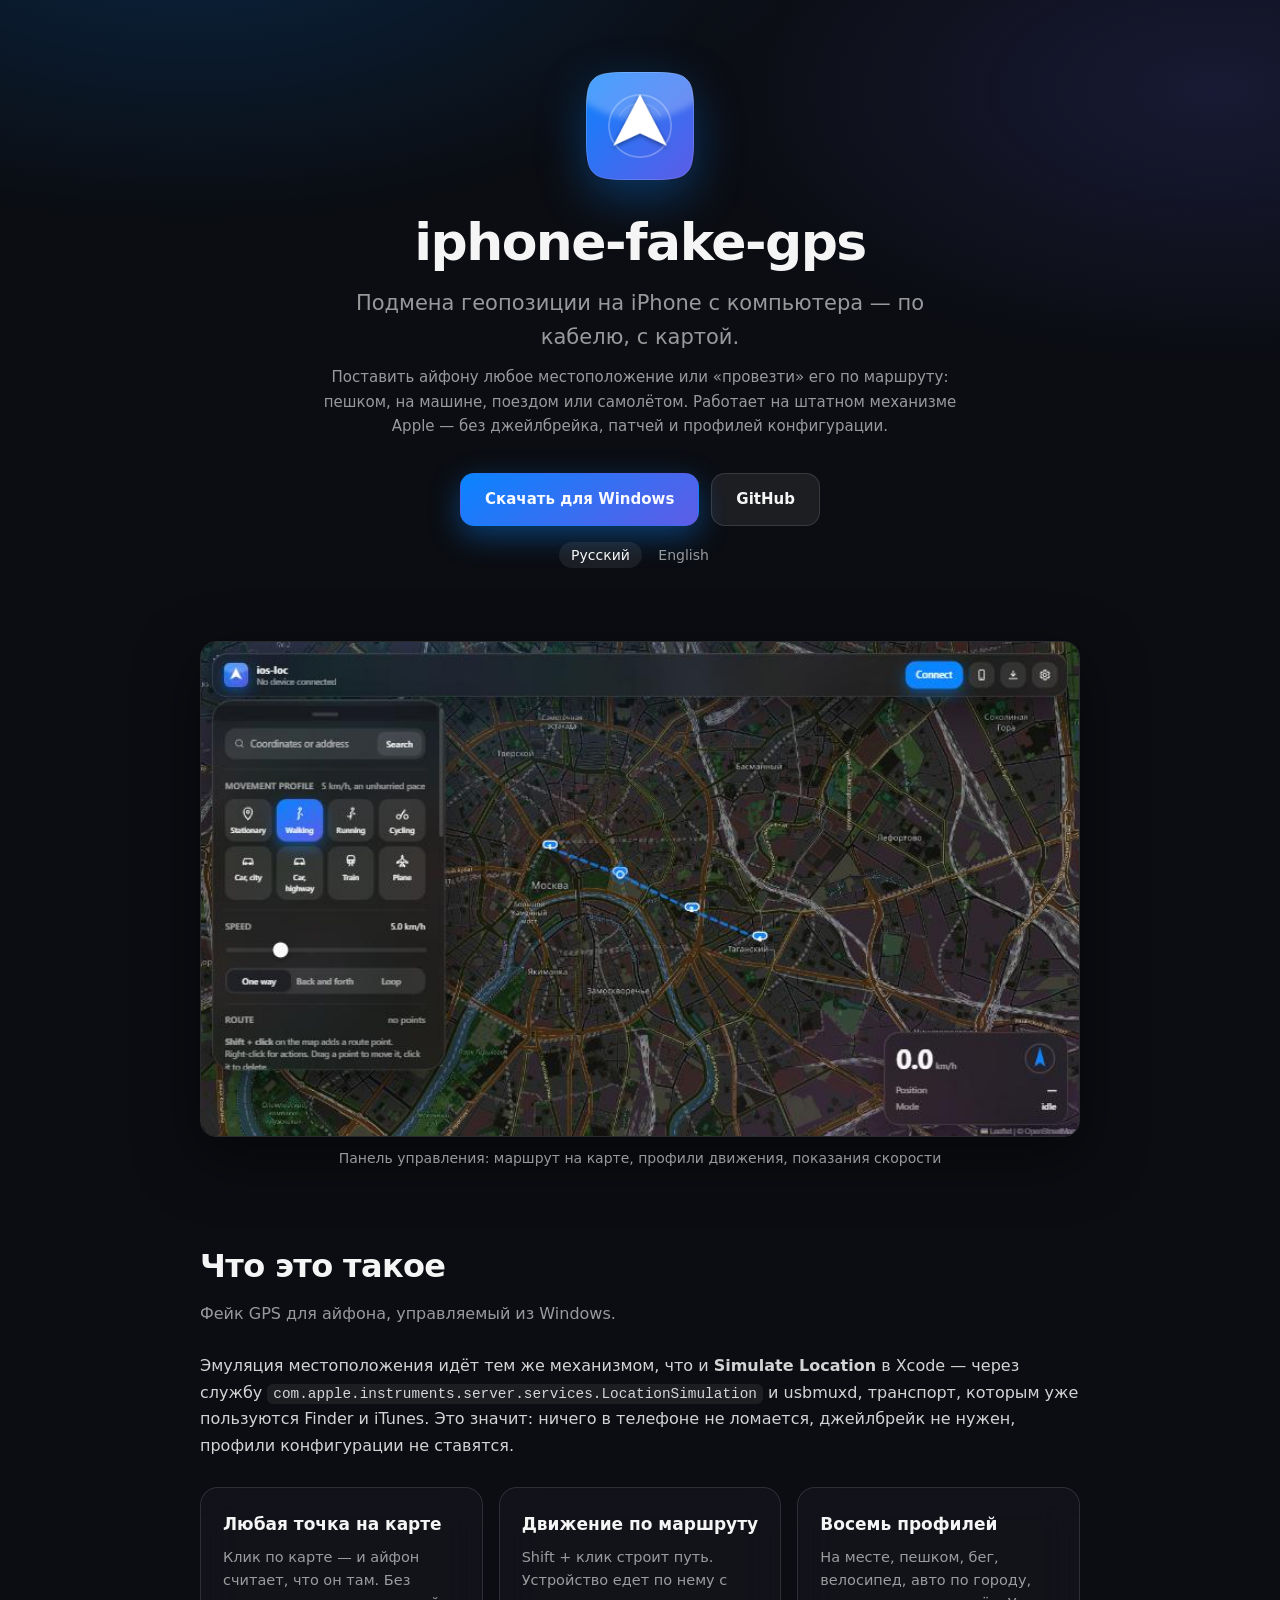
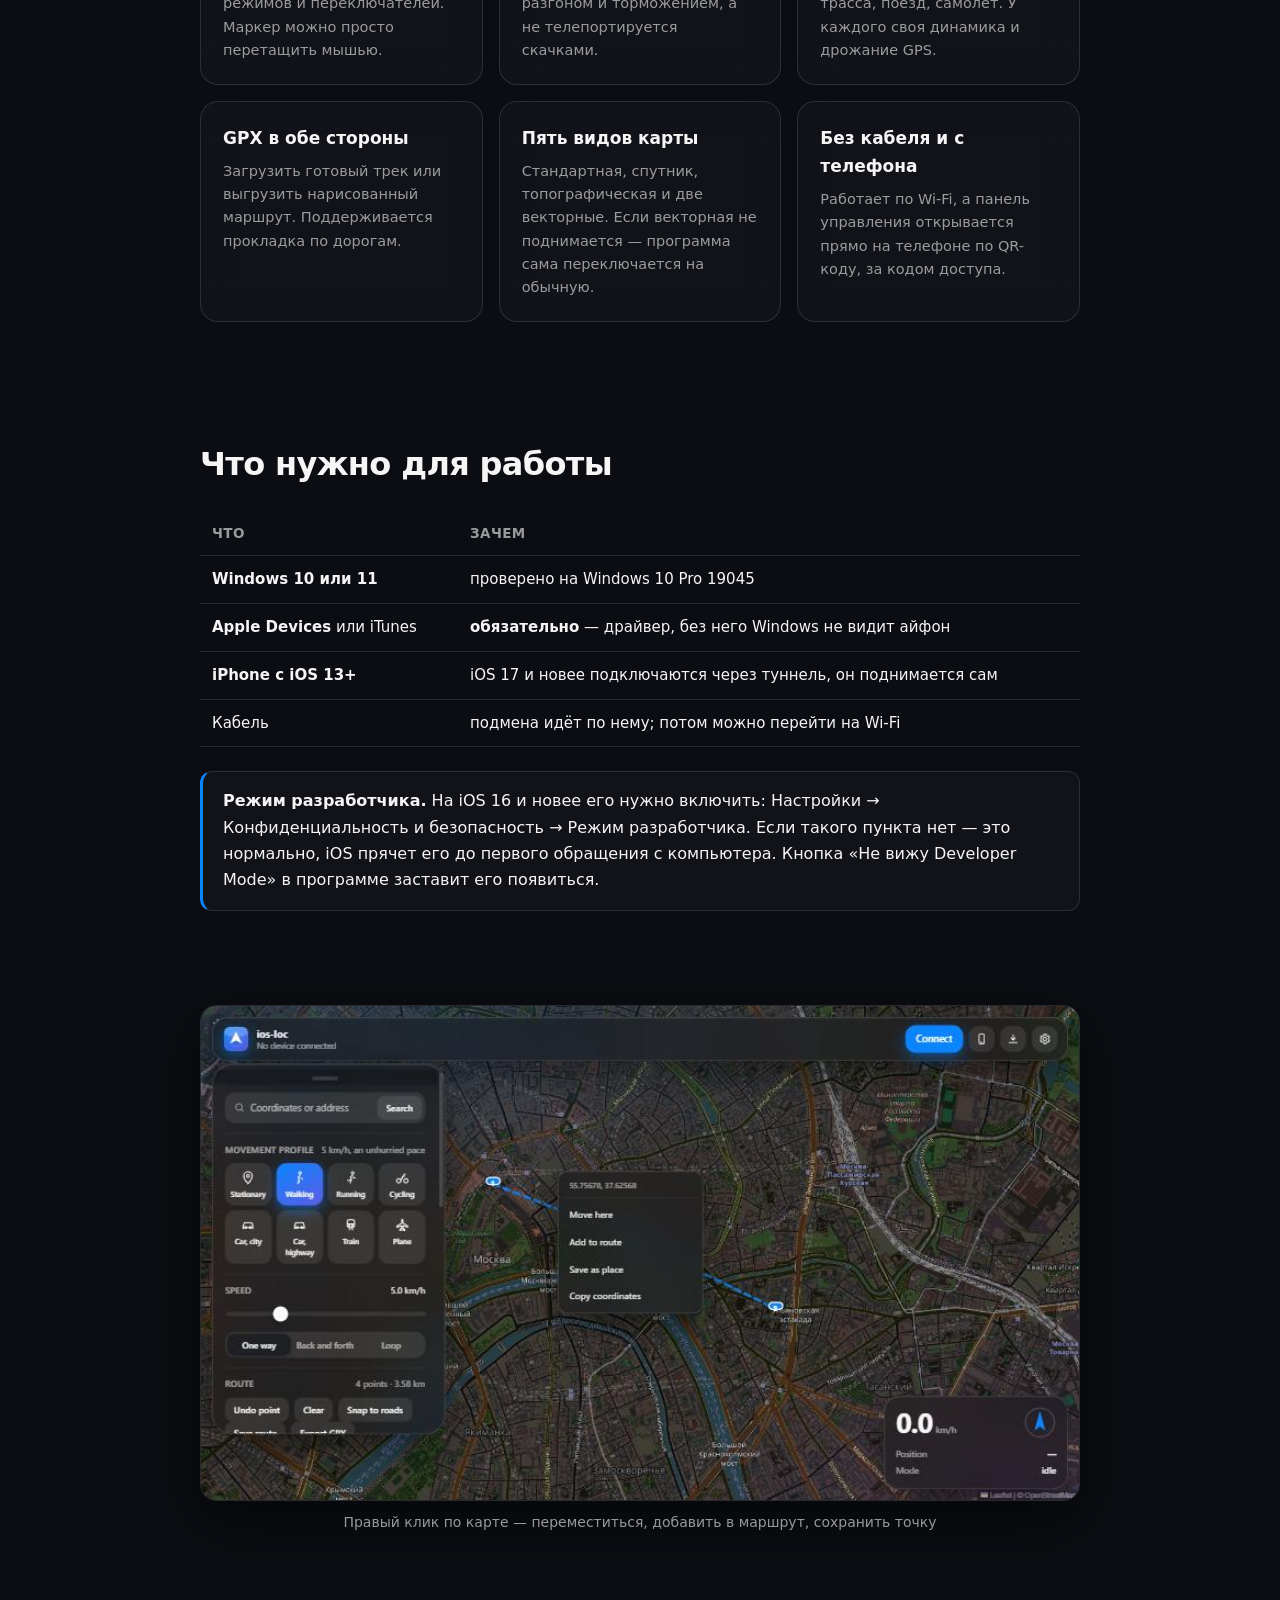
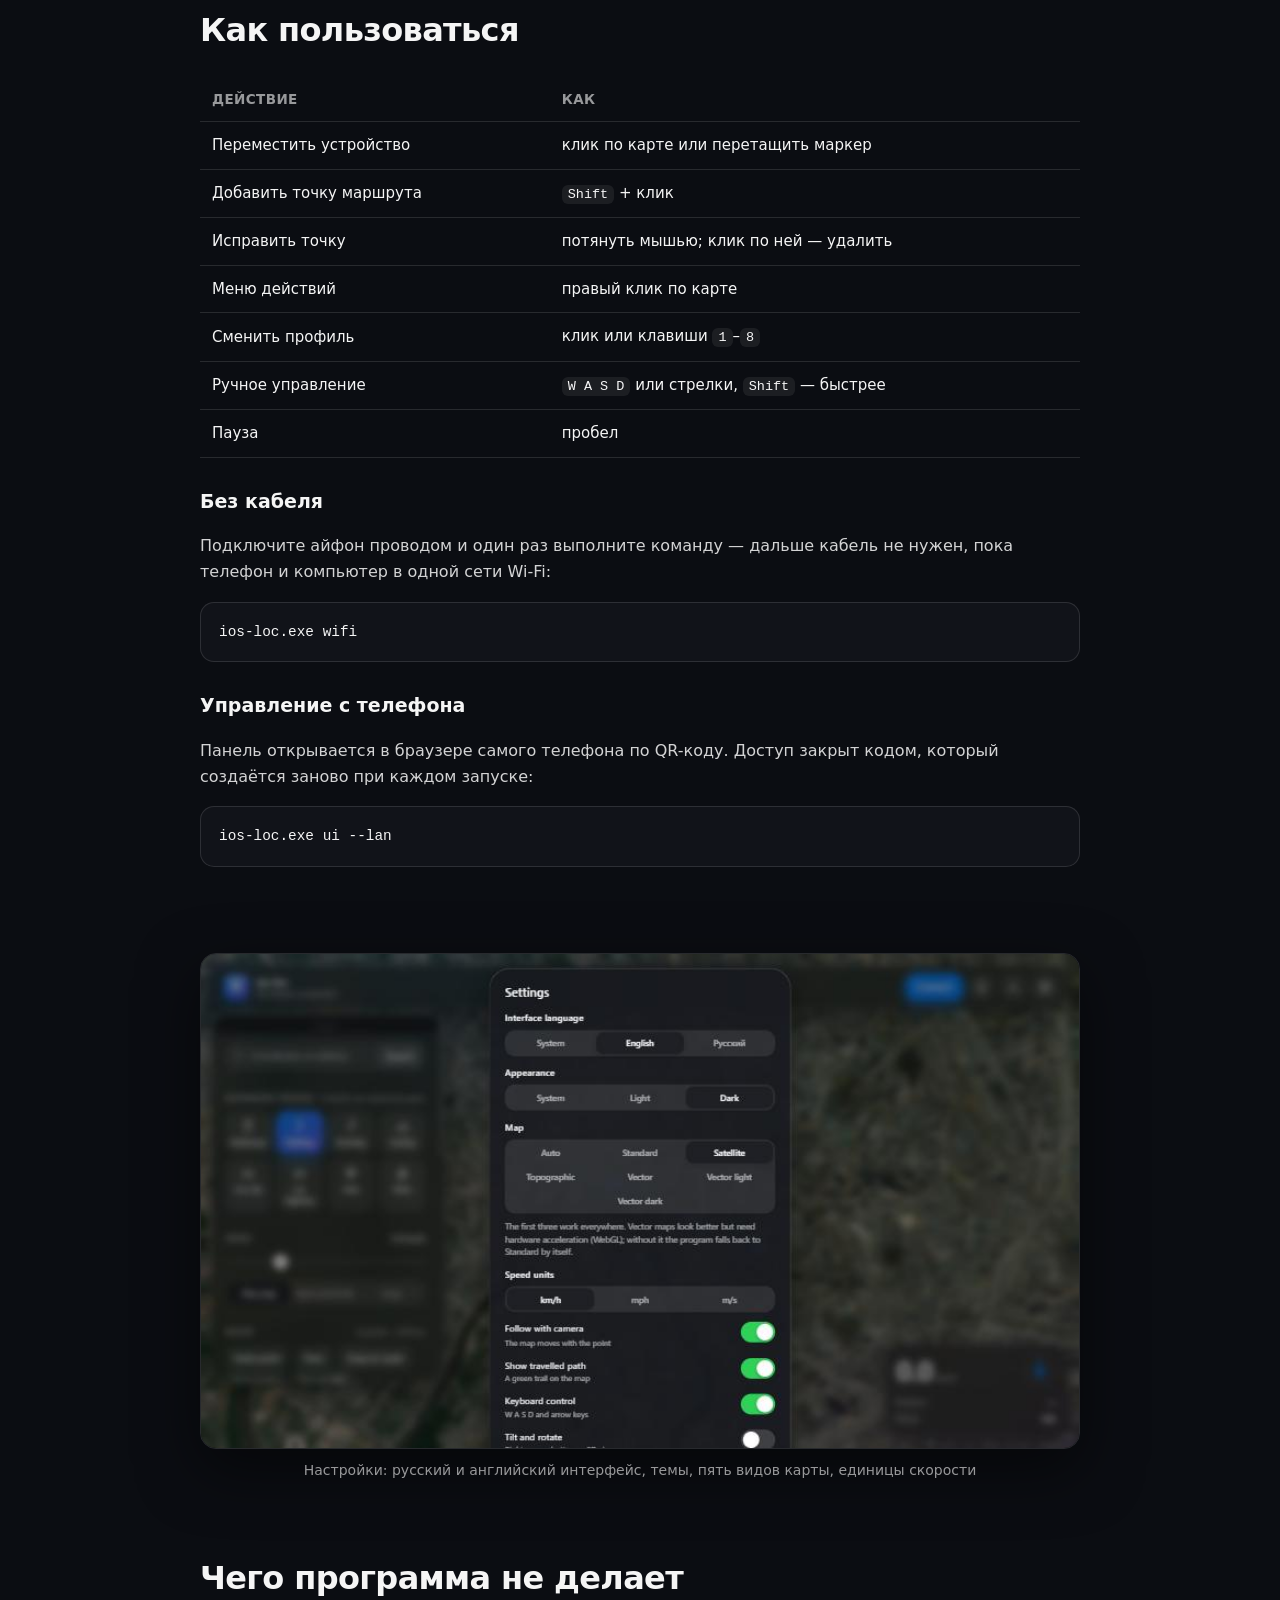
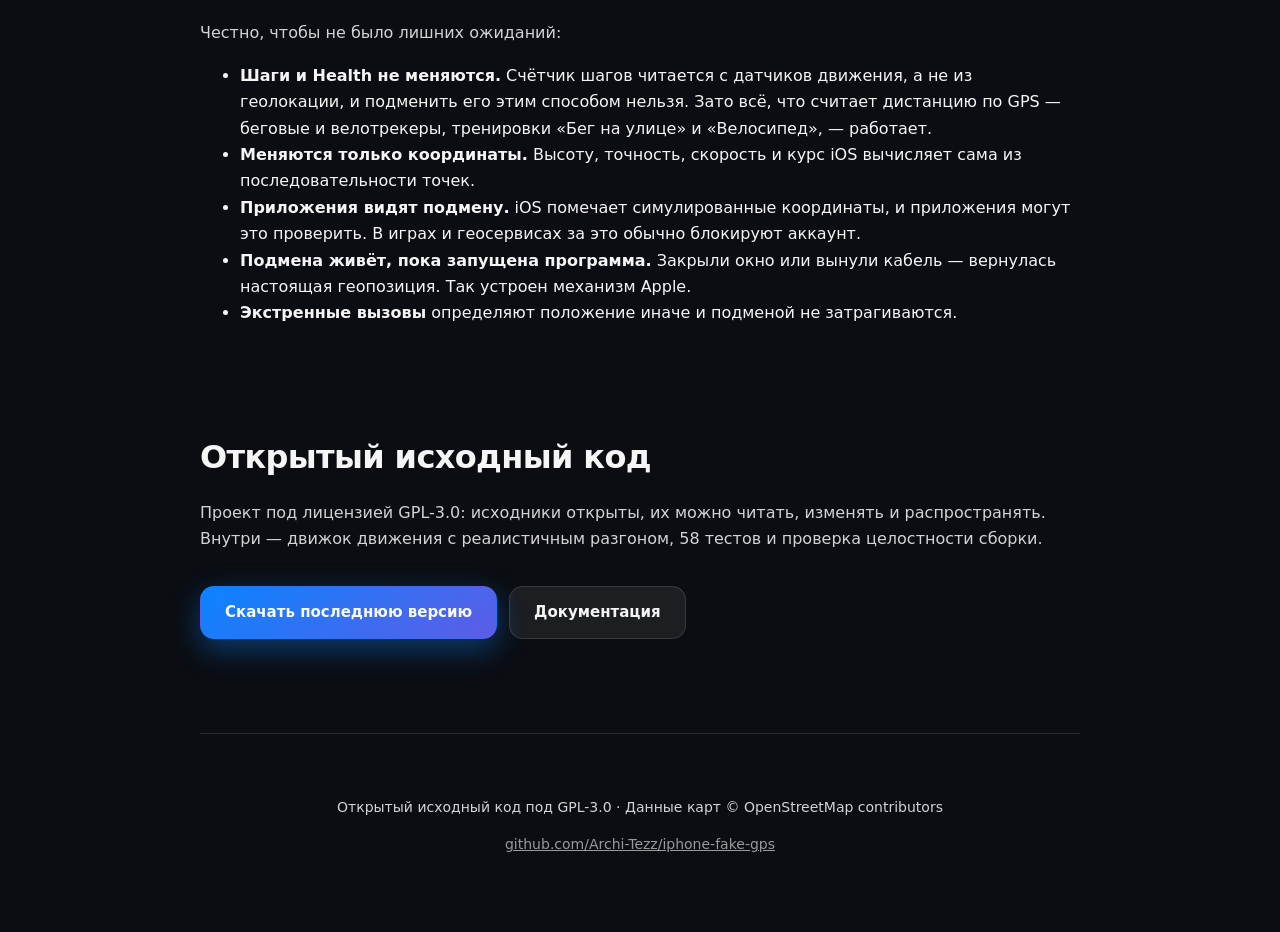
<file: docs/index.html>
<!doctype html>
<html lang="ru">
<head>
<meta charset="utf-8">
<meta name="viewport" content="width=device-width, initial-scale=1">

<title>Fake GPS для iPhone — подмена геопозиции с компьютера по USB | iphone-fake-gps</title>
<meta name="description" content="Программа для подмены геопозиции на iPhone с компьютера на Windows. Поставить айфону любое местоположение, проехать по маршруту пешком, на машине или самолёте. Работает через штатный механизм Apple, без джейлбрейка. Открытый исходный код.">
<meta name="keywords" content="подмена геопозиции iphone, фейк gps айфон, fake gps iphone, эмуляция местоположения, смена геолокации, изменить местоположение iphone, location spoofing, simulate location, подмена гпс, виртуальное местоположение">

<link rel="canonical" href="https://archi-tezz.github.io/iphone-fake-gps/">
<link rel="alternate" hreflang="ru" href="https://archi-tezz.github.io/iphone-fake-gps/">
<link rel="alternate" hreflang="en" href="https://archi-tezz.github.io/iphone-fake-gps/?lang=en">
<link rel="alternate" hreflang="x-default" href="https://archi-tezz.github.io/iphone-fake-gps/">

<meta property="og:type" content="website">
<meta property="og:site_name" content="iphone-fake-gps">
<meta property="og:title" content="Fake GPS для iPhone — подмена геопозиции с компьютера">
<meta property="og:description" content="Поставить айфону любое местоположение или проехать по маршруту: пешком, на машине, поездом, самолётом. Через штатный механизм Apple, без джейлбрейка.">
<meta property="og:url" content="https://archi-tezz.github.io/iphone-fake-gps/">
<meta property="og:image" content="https://archi-tezz.github.io/iphone-fake-gps/screenshots/panel-dark.jpg">
<meta property="og:image:width" content="800">
<meta property="og:image:height" content="450">
<meta property="og:locale" content="ru_RU">
<meta property="og:locale:alternate" content="en_US">
<meta name="twitter:card" content="summary_large_image">

<link rel="icon" href="icon.png" type="image/png">
<link rel="apple-touch-icon" href="icon.png">
<meta name="theme-color" content="#0a84ff">

<script type="application/ld+json">
{
  "@context": "https://schema.org",
  "@type": "SoftwareApplication",
  "name": "iphone-fake-gps",
  "alternateName": "ios-loc",
  "description": "Подмена геопозиции на iPhone с компьютера по USB: любое местоположение, маршруты с реалистичной скоростью, профили движения. Работает через штатный механизм Apple.",
  "applicationCategory": "DeveloperApplication",
  "operatingSystem": "Windows 10, Windows 11",
  "softwareVersion": "1.4.0",
  "license": "https://www.gnu.org/licenses/gpl-3.0.html",
  "downloadUrl": "https://github.com/Archi-Tezz/iphone-fake-gps/releases",
  "codeRepository": "https://github.com/Archi-Tezz/iphone-fake-gps",
  "programmingLanguage": "Python",
  "offers": { "@type": "Offer", "price": "0", "priceCurrency": "USD" },
  "featureList": [
    "Подмена геопозиции на iPhone по USB",
    "Движение по маршруту с профилями: пешком, авто, поезд, самолёт",
    "Импорт и экспорт GPX",
    "Пять видов карты",
    "Работа по Wi-Fi без кабеля",
    "Управление с телефона"
  ]
}
</script>

<style>
:root {
  color-scheme: dark;
  --accent: #0a84ff;
  --indigo: #5e5ce6;
  --text: rgba(255,255,255,.96);
  --dim: rgba(255,255,255,.58);
  --glass: rgba(22,24,30,.6);
  --line: rgba(255,255,255,.12);
  --fill: rgba(255,255,255,.07);
  --ease: cubic-bezier(.32,.72,0,1);
}
* { box-sizing: border-box; }
body {
  margin: 0;
  font: 16px/1.65 -apple-system, "SF Pro Text", "Segoe UI", system-ui, sans-serif;
  color: var(--text);
  background: #0b0d12;
  -webkit-font-smoothing: antialiased;
}
body::before {
  content: "";
  position: fixed; inset: 0; z-index: -1;
  background:
    radial-gradient(70% 50% at 15% -10%, rgba(10,132,255,.20), transparent 70%),
    radial-gradient(60% 45% at 95% 10%, rgba(94,92,230,.16), transparent 70%);
}
.wrap { max-width: 920px; margin: 0 auto; padding: 0 20px; }

header { padding: 72px 0 48px; text-align: center; }
header img.logo { width: 108px; height: 108px; border-radius: 24px; box-shadow: 0 16px 48px rgba(10,132,255,.35); }
h1 { font-size: clamp(34px, 6vw, 52px); line-height: 1.1; letter-spacing: -.03em; margin: 26px 0 14px; }
.tagline { font-size: clamp(17px, 2.4vw, 21px); color: var(--dim); margin: 0 auto 10px; max-width: 620px; }
.sub { color: var(--dim); font-size: 15px; max-width: 640px; margin: 0 auto; }

.cta { display: flex; gap: 12px; justify-content: center; flex-wrap: wrap; margin: 34px 0 10px; }
.btn {
  display: inline-flex; align-items: center; gap: 9px;
  padding: 13px 24px; border-radius: 14px;
  font-weight: 600; font-size: 15px; text-decoration: none;
  color: var(--text); background: var(--fill); border: 1px solid var(--line);
  transition: transform .2s var(--ease), background .2s var(--ease);
}
.btn:hover { background: rgba(255,255,255,.13); transform: translateY(-1px); }
.btn.primary {
  background: linear-gradient(145deg, var(--accent), var(--indigo));
  border-color: transparent; box-shadow: 0 10px 30px rgba(10,132,255,.4);
}
.lang { text-align: center; margin-top: 18px; font-size: 14px; }
.lang a { color: var(--dim); text-decoration: none; padding: 5px 12px; border-radius: 100px; }
.lang a.on { background: var(--fill); color: var(--text); }

section { padding: 44px 0; }
h2 { font-size: clamp(24px, 3.4vw, 32px); letter-spacing: -.02em; margin: 0 0 8px; }
h3 { font-size: 19px; margin: 28px 0 8px; }
p { color: rgba(255,255,255,.82); }
.lead { color: var(--dim); margin: 0 0 26px; }

figure { margin: 26px 0; }
figure img {
  width: 100%; border-radius: 16px; display: block;
  border: 1px solid var(--line); box-shadow: 0 20px 60px rgba(0,0,0,.5);
}
figcaption { color: var(--dim); font-size: 14px; margin-top: 10px; text-align: center; }

.grid { display: grid; grid-template-columns: repeat(auto-fit, minmax(250px, 1fr)); gap: 16px; margin: 28px 0; }
.card { background: var(--glass); border: 1px solid var(--line); border-radius: 18px; padding: 22px; backdrop-filter: blur(20px); }
.card h3 { margin: 0 0 8px; font-size: 17px; }
.card p { margin: 0; font-size: 14.5px; color: var(--dim); line-height: 1.6; }

table { width: 100%; border-collapse: collapse; margin: 20px 0; font-size: 15px; }
th, td { text-align: left; padding: 11px 12px; border-bottom: 1px solid var(--line); }
th { color: var(--dim); font-weight: 600; font-size: 13.5px; text-transform: uppercase; letter-spacing: .03em; }

code {
  font-family: ui-monospace, "SF Mono", Consolas, monospace; font-size: .9em;
  background: var(--fill); padding: 2px 6px; border-radius: 6px;
}
pre { background: var(--glass); border: 1px solid var(--line); border-radius: 14px; padding: 16px 18px; overflow-x: auto; }
pre code { background: none; padding: 0; }

.note { background: var(--glass); border: 1px solid var(--line); border-left: 3px solid var(--accent); border-radius: 12px; padding: 16px 20px; margin: 24px 0; }
.note strong { color: var(--text); }

footer { padding: 48px 0 64px; text-align: center; color: var(--dim); font-size: 14px; border-top: 1px solid var(--line); margin-top: 40px; }
footer a { color: var(--dim); }

[data-lang] { display: none; }
[data-lang].on { display: block; }
span[data-lang].on { display: inline; }

@media (max-width: 640px) { header { padding: 48px 0 32px; } section { padding: 32px 0; } }
</style>
</head>
<body>

<div class="wrap">

<header>
  <img class="logo" src="icon.png" alt="iphone-fake-gps">
  <h1>iphone-fake-gps</h1>

  <div data-lang="ru" class="on">
    <p class="tagline">Подмена геопозиции на iPhone с компьютера — по кабелю, с картой.</p>
    <p class="sub">Поставить айфону любое местоположение или «провезти» его по маршруту:
      пешком, на машине, поездом или самолётом. Работает на штатном механизме Apple —
      без джейлбрейка, патчей и профилей конфигурации.</p>
  </div>

  <div data-lang="en">
    <p class="tagline">Fake GPS for iPhone, driven from Windows over the cable.</p>
    <p class="sub">Set any location, or travel a route at a believable pace. Built on
      Apple's own developer services — no jailbreak, no patching, no configuration profiles.</p>
  </div>

  <div class="cta">
    <a class="btn primary" href="https://github.com/Archi-Tezz/iphone-fake-gps/releases">
      <span data-lang="ru" class="on">Скачать для Windows</span>
      <span data-lang="en">Download for Windows</span>
    </a>
    <a class="btn" href="https://github.com/Archi-Tezz/iphone-fake-gps">GitHub</a>
  </div>

  <div class="lang">
    <a href="?lang=ru" id="lang-ru" class="on">Русский</a>
    <a href="?lang=en" id="lang-en">English</a>
  </div>
</header>

<figure>
  <img src="screenshots/panel-dark.jpg" alt="Панель управления: карта с маршрутом и профилями движения">
  <figcaption>
    <span data-lang="ru" class="on">Панель управления: маршрут на карте, профили движения, показания скорости</span>
    <span data-lang="en">The control panel: a route on the map, movement profiles, live speed</span>
  </figcaption>
</figure>

<!-- RU ------------------------------------------------------------------- -->
<div data-lang="ru" class="on">

<section>
  <h2>Что это такое</h2>
  <p class="lead">Фейк GPS для айфона, управляемый из Windows.</p>
  <p>Эмуляция местоположения идёт тем же механизмом, что и <strong>Simulate Location</strong>
    в Xcode — через службу <code>com.apple.instruments.server.services.LocationSimulation</code>
    и usbmuxd, транспорт, которым уже пользуются Finder и iTunes. Это значит: ничего
    в телефоне не ломается, джейлбрейк не нужен, профили конфигурации не ставятся.</p>

  <div class="grid">
    <div class="card">
      <h3>Любая точка на карте</h3>
      <p>Клик по карте — и айфон считает, что он там. Без режимов и переключателей.
        Маркер можно просто перетащить мышью.</p>
    </div>
    <div class="card">
      <h3>Движение по маршруту</h3>
      <p>Shift + клик строит путь. Устройство едет по нему с разгоном и торможением,
        а не телепортируется скачками.</p>
    </div>
    <div class="card">
      <h3>Восемь профилей</h3>
      <p>На месте, пешком, бег, велосипед, авто по городу, трасса, поезд, самолёт.
        У каждого своя динамика и дрожание GPS.</p>
    </div>
    <div class="card">
      <h3>GPX в обе стороны</h3>
      <p>Загрузить готовый трек или выгрузить нарисованный маршрут. Поддерживается
        прокладка по дорогам.</p>
    </div>
    <div class="card">
      <h3>Пять видов карты</h3>
      <p>Стандартная, спутник, топографическая и две векторные. Если векторная не
        поднимается — программа сама переключается на обычную.</p>
    </div>
    <div class="card">
      <h3>Без кабеля и с телефона</h3>
      <p>Работает по Wi-Fi, а панель управления открывается прямо на телефоне
        по QR-коду, за кодом доступа.</p>
    </div>
  </div>
</section>

<section>
  <h2>Что нужно для работы</h2>
  <table>
    <tr><th>Что</th><th>Зачем</th></tr>
    <tr><td><strong>Windows 10 или 11</strong></td><td>проверено на Windows 10 Pro 19045</td></tr>
    <tr><td><strong>Apple Devices</strong> или iTunes</td><td><strong>обязательно</strong> — драйвер, без него Windows не видит айфон</td></tr>
    <tr><td><strong>iPhone с iOS 13+</strong></td><td>iOS 17 и новее подключаются через туннель, он поднимается сам</td></tr>
    <tr><td>Кабель</td><td>подмена идёт по нему; потом можно перейти на Wi-Fi</td></tr>
  </table>

  <div class="note">
    <strong>Режим разработчика.</strong> На iOS 16 и новее его нужно включить:
    Настройки → Конфиденциальность и безопасность → Режим разработчика. Если такого
    пункта нет — это нормально, iOS прячет его до первого обращения с компьютера.
    Кнопка «Не вижу Developer Mode» в программе заставит его появиться.
  </div>
</section>

<figure>
  <img src="screenshots/context-menu.jpg" alt="Меню действий по правому клику на карте">
  <figcaption>Правый клик по карте — переместиться, добавить в маршрут, сохранить точку</figcaption>
</figure>

<section>
  <h2>Как пользоваться</h2>
  <table>
    <tr><th>Действие</th><th>Как</th></tr>
    <tr><td>Переместить устройство</td><td>клик по карте или перетащить маркер</td></tr>
    <tr><td>Добавить точку маршрута</td><td><code>Shift</code> + клик</td></tr>
    <tr><td>Исправить точку</td><td>потянуть мышью; клик по ней — удалить</td></tr>
    <tr><td>Меню действий</td><td>правый клик по карте</td></tr>
    <tr><td>Сменить профиль</td><td>клик или клавиши <code>1</code>–<code>8</code></td></tr>
    <tr><td>Ручное управление</td><td><code>W A S D</code> или стрелки, <code>Shift</code> — быстрее</td></tr>
    <tr><td>Пауза</td><td>пробел</td></tr>
  </table>

  <h3>Без кабеля</h3>
  <p>Подключите айфон проводом и один раз выполните команду — дальше кабель не нужен,
    пока телефон и компьютер в одной сети Wi-Fi:</p>
  <pre><code>ios-loc.exe wifi</code></pre>

  <h3>Управление с телефона</h3>
  <p>Панель открывается в браузере самого телефона по QR-коду. Доступ закрыт кодом,
    который создаётся заново при каждом запуске:</p>
  <pre><code>ios-loc.exe ui --lan</code></pre>
</section>

<figure>
  <img src="screenshots/settings.jpg" alt="Настройки: язык, тема, вид карты, единицы скорости">
  <figcaption>Настройки: русский и английский интерфейс, темы, пять видов карты, единицы скорости</figcaption>
</figure>

<section>
  <h2>Чего программа не делает</h2>
  <p>Честно, чтобы не было лишних ожиданий:</p>
  <ul>
    <li><strong>Шаги и Health не меняются.</strong> Счётчик шагов читается с датчиков
      движения, а не из геолокации, и подменить его этим способом нельзя. Зато всё,
      что считает дистанцию по GPS — беговые и велотрекеры, тренировки «Бег на улице»
      и «Велосипед», — работает.</li>
    <li><strong>Меняются только координаты.</strong> Высоту, точность, скорость и курс
      iOS вычисляет сама из последовательности точек.</li>
    <li><strong>Приложения видят подмену.</strong> iOS помечает симулированные координаты,
      и приложения могут это проверить. В играх и геосервисах за это обычно блокируют аккаунт.</li>
    <li><strong>Подмена живёт, пока запущена программа.</strong> Закрыли окно или вынули
      кабель — вернулась настоящая геопозиция. Так устроен механизм Apple.</li>
    <li><strong>Экстренные вызовы</strong> определяют положение иначе и подменой не затрагиваются.</li>
  </ul>
</section>

<section>
  <h2>Открытый исходный код</h2>
  <p>Проект под лицензией GPL-3.0: исходники открыты, их можно читать, изменять и
    распространять. Внутри — движок движения с реалистичным разгоном, 58 тестов и
    проверка целостности сборки.</p>
  <div class="cta" style="justify-content:flex-start">
    <a class="btn primary" href="https://github.com/Archi-Tezz/iphone-fake-gps/releases">Скачать последнюю версию</a>
    <a class="btn" href="https://github.com/Archi-Tezz/iphone-fake-gps/blob/master/README.ru.md">Документация</a>
  </div>
</section>

</div>

<!-- EN ------------------------------------------------------------------- -->
<div data-lang="en">

<section>
  <h2>What it is</h2>
  <p class="lead">Fake GPS for iPhone, driven from a Windows PC.</p>
  <p>Location simulation goes through the same mechanism as Xcode's
    <strong>Simulate Location</strong> — the
    <code>com.apple.instruments.server.services.LocationSimulation</code> service over
    usbmuxd, the transport Finder and iTunes already use. Nothing on the phone is
    modified: no jailbreak, no configuration profiles.</p>

  <div class="grid">
    <div class="card">
      <h3>Any point on the map</h3>
      <p>Click the map and the iPhone believes it is there. No modes to toggle —
        the marker can simply be dragged.</p>
    </div>
    <div class="card">
      <h3>Travel a route</h3>
      <p>Shift-click builds a path. The device moves along it with acceleration and
        braking rather than jumping between points.</p>
    </div>
    <div class="card">
      <h3>Eight profiles</h3>
      <p>Stationary, walking, running, cycling, city driving, highway, train, plane —
        each with its own dynamics and GPS scatter.</p>
    </div>
    <div class="card">
      <h3>GPX both ways</h3>
      <p>Import a recorded track or export the route you drew. Road snapping included.</p>
    </div>
    <div class="card">
      <h3>Five map styles</h3>
      <p>Standard, satellite, topographic and two vector styles, with automatic
        fallback when WebGL is unavailable.</p>
    </div>
    <div class="card">
      <h3>Wireless and phone-driven</h3>
      <p>Works over Wi-Fi, and the panel itself opens on the phone via QR code,
        behind a per-run access code.</p>
    </div>
  </div>
</section>

<section>
  <h2>Requirements</h2>
  <table>
    <tr><th>What</th><th>Why</th></tr>
    <tr><td><strong>Windows 10 or 11</strong></td><td>tested on Windows 10 Pro 19045</td></tr>
    <tr><td><strong>Apple Devices</strong> or iTunes</td><td><strong>required</strong> — without Apple's driver Windows cannot see the iPhone</td></tr>
    <tr><td><strong>iPhone, iOS 13+</strong></td><td>iOS 17 and newer connect through a tunnel, handled automatically</td></tr>
    <tr><td>A cable</td><td>the override travels through it; Wi-Fi works afterwards</td></tr>
  </table>

  <div class="note">
    <strong>Developer Mode.</strong> On iOS 16 and newer it must be enabled:
    Settings → Privacy &amp; Security → Developer Mode. If the entry is missing, that is
    expected — iOS hides it until a development tool has contacted the phone. The
    "I don't see Developer Mode" button in the app reveals it.
  </div>
</section>

<section>
  <h2>What it does not do</h2>
  <ul>
    <li><strong>Steps and Health are untouched.</strong> The step counter comes from the
      motion coprocessor, not from location, and cannot be faked this way. Anything
      measuring distance by GPS does work.</li>
    <li><strong>Only coordinates change.</strong> Altitude, accuracy, speed and course are
      computed by iOS from the sequence of fixes.</li>
    <li><strong>Apps can tell.</strong> iOS marks simulated locations. Games and
      location-based services generally ban accounts for it.</li>
    <li><strong>The override lasts only while the program runs.</strong> Close it or unplug
      the cable and the real location returns.</li>
  </ul>
  <div class="cta" style="justify-content:flex-start">
    <a class="btn primary" href="https://github.com/Archi-Tezz/iphone-fake-gps/releases">Download</a>
    <a class="btn" href="https://github.com/Archi-Tezz/iphone-fake-gps">Source on GitHub</a>
  </div>
</section>

</div>

<footer>
  <p>
    <span data-lang="ru" class="on">Открытый исходный код под GPL-3.0 ·
      Данные карт © OpenStreetMap contributors</span>
    <span data-lang="en">Open source under GPL-3.0 ·
      Map data © OpenStreetMap contributors</span>
  </p>
  <p><a href="https://github.com/Archi-Tezz/iphone-fake-gps">github.com/Archi-Tezz/iphone-fake-gps</a></p>
</footer>

</div>

<script>
// Language is a query parameter so each version has its own indexable URL.
(function () {
  var lang = new URLSearchParams(location.search).get("lang");
  if (lang !== "en") lang = "ru";
  document.documentElement.lang = lang;
  document.querySelectorAll("[data-lang]").forEach(function (node) {
    node.classList.toggle("on", node.dataset.lang === lang);
  });
  var ru = document.getElementById("lang-ru");
  var en = document.getElementById("lang-en");
  if (ru && en) {
    ru.classList.toggle("on", lang === "ru");
    en.classList.toggle("on", lang === "en");
  }
})();
</script>

</body>
</html>
</file>
